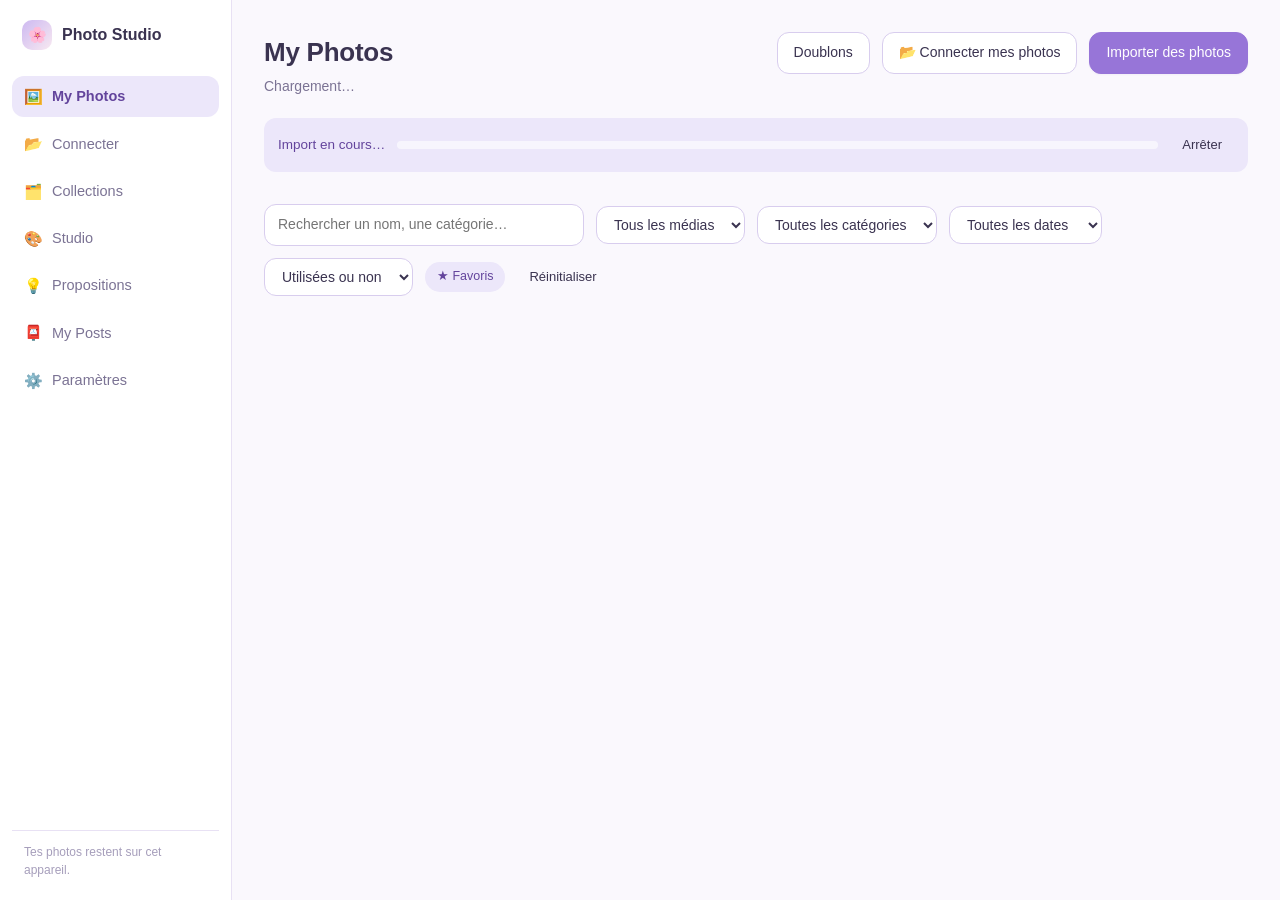
<file: index.html>
<!DOCTYPE html>
<html lang="fr">
<head>
  <meta charset="UTF-8">
  <meta name="viewport" content="width=device-width, initial-scale=1">
  <meta name="theme-color" content="#9775d8">
  <title>My Photos — Photo Studio</title>
  <link rel="stylesheet" href="style.css">
</head>
<body>
  <div class="app">
    <nav class="nav" aria-label="Navigation principale"></nav>

    <main class="contenu">
      <div class="page-entete">
        <div>
          <h1>My Photos</h1>
          <p id="resume">Chargement…</p>
        </div>
        <div class="barre-actions">
          <button class="btn" id="btn-doublons">Doublons</button>
          <a class="btn" href="connecter.html">📂 Connecter mes photos</a>
          <button class="btn btn-primaire" id="btn-importer">Importer des photos</button>
          <input type="file" id="fichiers" accept="image/*,video/*" multiple hidden>
        </div>
      </div>

      <div id="progression" class="progression" hidden>
        <span id="progression-texte">Import en cours…</span>
        <div class="jauge"><div class="jauge-barre" id="progression-barre" style="width:0%"></div></div>
        <button class="btn btn-petit btn-fantome" id="btn-stop-import">Arrêter</button>
      </div>

      <div class="filtres">
        <input type="search" class="champ champ-recherche" id="recherche"
               placeholder="Rechercher un nom, une catégorie…" aria-label="Rechercher">

        <select class="champ" id="filtre-type" style="width:auto" aria-label="Type de média">
          <option value="">Tous les médias</option>
          <option value="image">Photos</option>
          <option value="video">Vidéos</option>
        </select>

        <select class="champ" id="filtre-categorie" style="width:auto" aria-label="Catégorie">
          <option value="">Toutes les catégories</option>
        </select>

        <select class="champ" id="filtre-periode" style="width:auto" aria-label="Période">
          <option value="">Toutes les dates</option>
          <option value="7">7 derniers jours</option>
          <option value="30">30 derniers jours</option>
          <option value="365">Cette année</option>
        </select>

        <select class="champ" id="filtre-usage" style="width:auto" aria-label="Statut d'utilisation">
          <option value="">Utilisées ou non</option>
          <option value="jamais">Jamais publiées</option>
          <option value="deja">Déjà publiées</option>
        </select>

        <button class="puce" id="filtre-favoris">★ Favoris</button>
        <button class="btn btn-petit btn-fantome" id="btn-reinit" hidden>Réinitialiser</button>
      </div>

      <div id="grille" class="grille"></div>
      <div id="vide" class="vide" hidden></div>
    </main>
  </div>

  <div class="barre-selection" id="barre-selection">
    <span class="barre-selection-compte" id="compte-selection">0 sélectionnée</span>
    <button class="btn btn-petit" id="sel-favori">★ Favori</button>
    <button class="btn btn-petit" id="sel-categorie">Catégoriser</button>
    <button class="btn btn-petit" id="sel-collection">Collection</button>
    <button class="btn btn-petit btn-primaire" id="sel-studio">Ouvrir dans le studio</button>
    <button class="btn btn-petit btn-danger" id="sel-supprimer">Supprimer</button>
    <button class="btn btn-petit btn-fantome" id="sel-annuler">Annuler</button>
  </div>

  <script src="db.js"></script>
  <script src="storage.js"></script>
  <script src="media.js"></script>
  <script src="ui.js"></script>
  <script src="photos.js"></script>
</body>
</html>
</file>
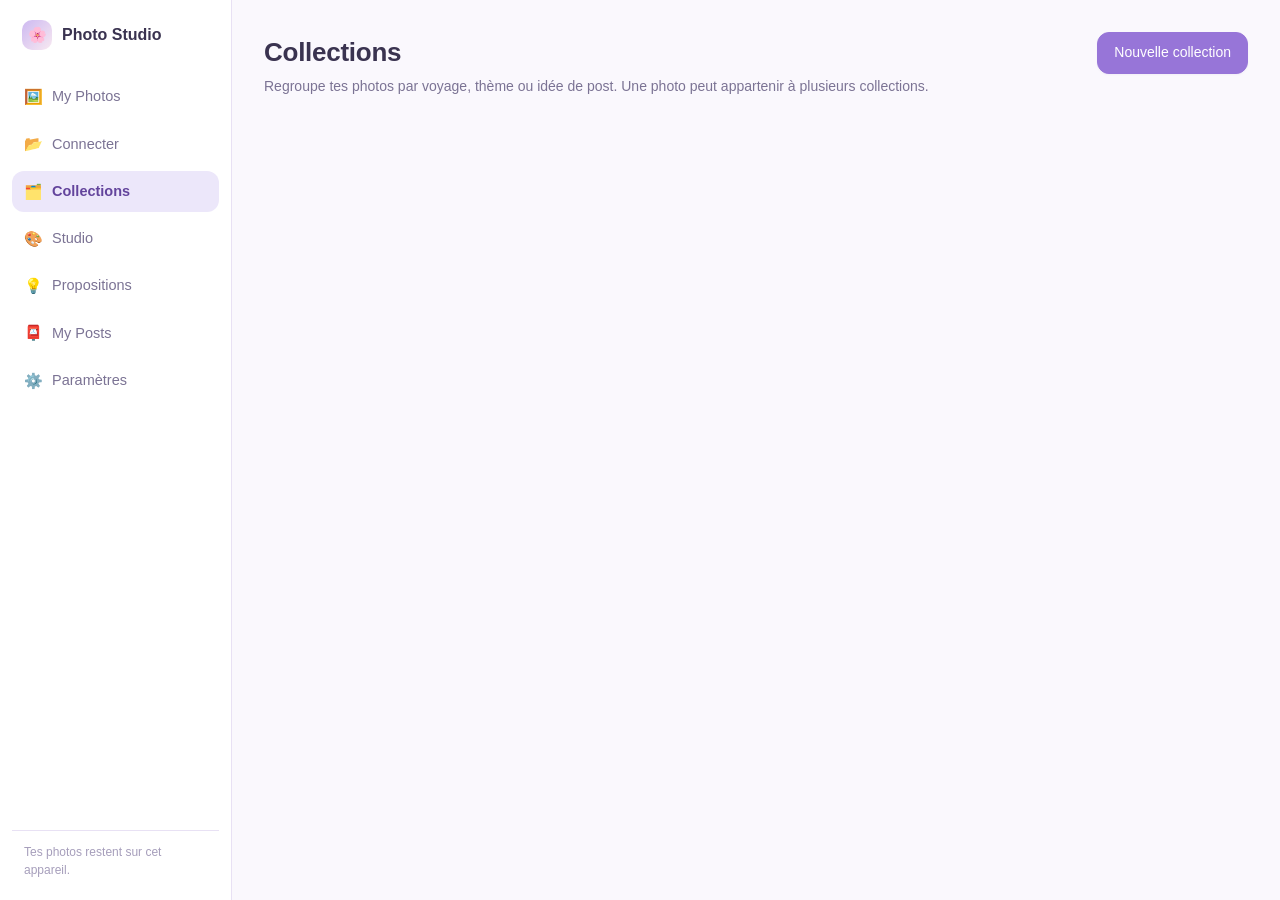
<file: collections.html>
<!DOCTYPE html>
<html lang="fr">
<head>
  <meta charset="UTF-8">
  <meta name="viewport" content="width=device-width, initial-scale=1">
  <meta name="theme-color" content="#9775d8">
  <title>Collections — Photo Studio</title>
  <link rel="stylesheet" href="style.css">
</head>
<body>
  <div class="app">
    <nav class="nav" aria-label="Navigation principale"></nav>

    <main class="contenu">
      <div class="page-entete">
        <div>
          <h1>Collections</h1>
          <p>Regroupe tes photos par voyage, thème ou idée de post. Une photo peut appartenir à plusieurs collections.</p>
        </div>
        <div class="barre-actions">
          <button class="btn btn-primaire" id="btn-nouvelle">Nouvelle collection</button>
        </div>
      </div>

      <!-- Liste des collections -->
      <section id="vue-liste">
        <div id="cartes" class="cartes"></div>
        <div id="vide" class="vide" hidden>
          <span class="vide-emoji">🗂️</span>
          <h3>Aucune collection</h3>
          <p>Crée une collection pour rassembler les photos d'un voyage,
             d'une ambiance ou d'un post à venir.</p>
          <button class="btn btn-primaire" onclick="document.getElementById('btn-nouvelle').click()">
            Créer ma première collection
          </button>
        </div>
      </section>

      <!-- Détail d'une collection -->
      <section id="vue-detail" hidden>
        <div class="page-entete">
          <div>
            <button class="btn btn-petit btn-fantome" id="btn-retour">← Toutes les collections</button>
            <h2 id="detail-titre" style="margin-top:8px"></h2>
            <p class="doux" id="detail-meta"></p>
          </div>
          <div class="barre-actions">
            <button class="btn btn-petit" id="btn-renommer">Renommer</button>
            <button class="btn btn-petit" id="btn-ajouter-photos">Ajouter des photos</button>
            <button class="btn btn-petit btn-primaire" id="btn-vers-studio">Envoyer au studio</button>
            <button class="btn btn-petit btn-danger" id="btn-supprimer-col">Supprimer</button>
          </div>
        </div>
        <div id="detail-grille" class="grille"></div>
        <div id="detail-vide" class="vide" hidden>
          <span class="vide-emoji">📭</span>
          <h3>Cette collection est vide</h3>
          <p>Ajoute des photos depuis la photothèque ou avec le bouton ci-dessus.</p>
        </div>
      </section>
    </main>
  </div>

  <script src="db.js"></script>
  <script src="storage.js"></script>
  <script src="media.js"></script>
  <script src="ui.js"></script>
  <script src="collections.js"></script>
</body>
</html>
</file>
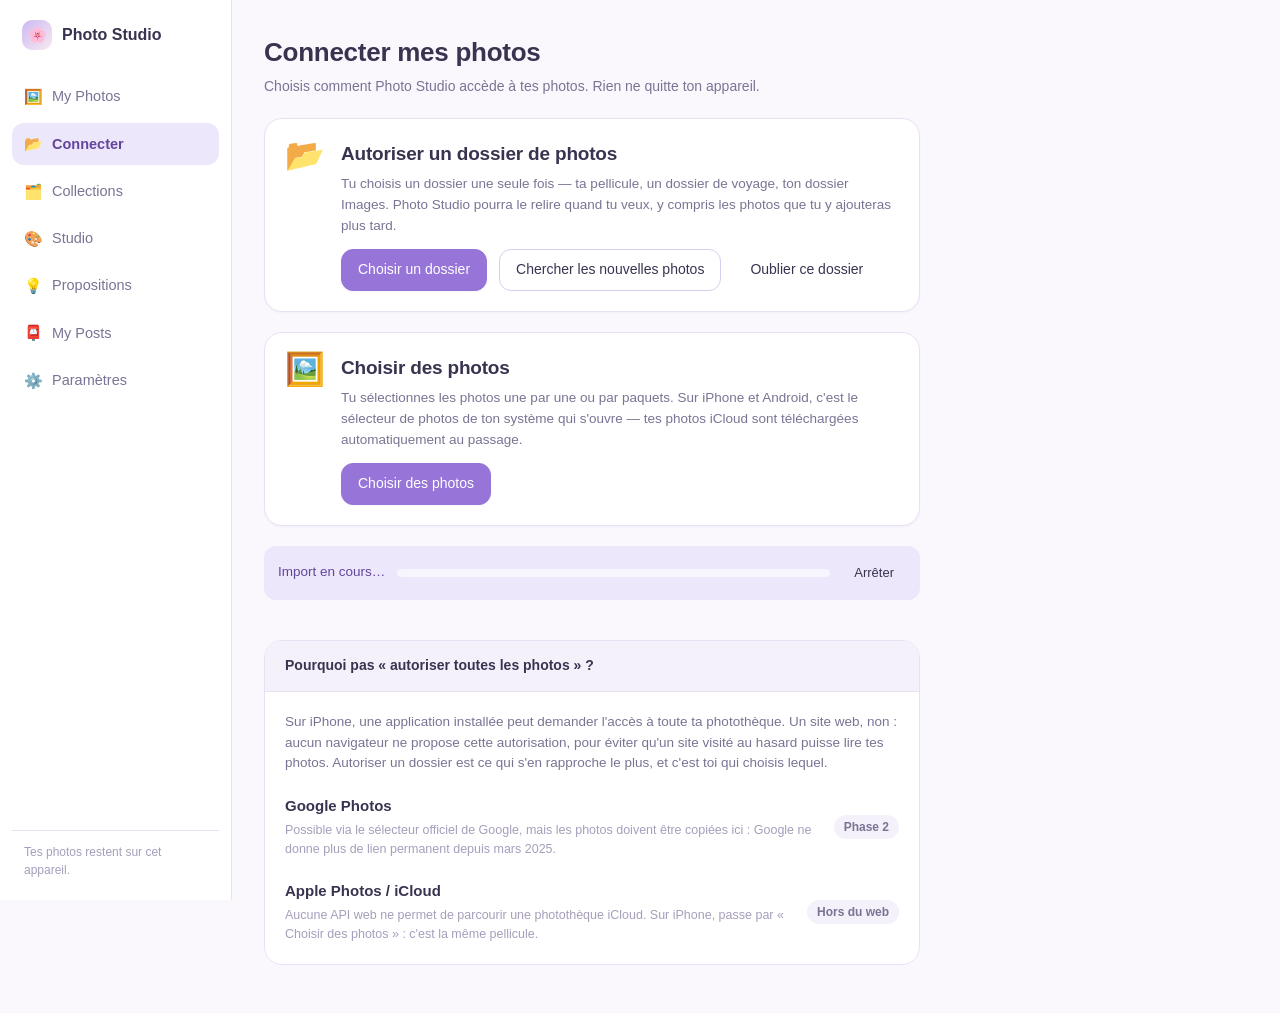
<file: connecter.html>
<!DOCTYPE html>
<html lang="fr">
<head>
  <meta charset="UTF-8">
  <meta name="viewport" content="width=device-width, initial-scale=1">
  <meta name="theme-color" content="#9775d8">
  <title>Connecter mes photos — Photo Studio</title>
  <link rel="stylesheet" href="style.css">
</head>
<body>
  <div class="app">
    <nav class="nav" aria-label="Navigation principale"></nav>

    <main class="contenu" style="max-width:720px">
      <div class="page-entete">
        <div>
          <h1>Connecter mes photos</h1>
          <p>Choisis comment Photo Studio accède à tes photos. Rien ne quitte ton appareil.</p>
        </div>
      </div>

      <div class="pile">

        <!-- Autoriser un dossier -->
        <section class="carte" id="carte-dossier">
          <div class="rangee" style="align-items:flex-start;gap:16px;flex-wrap:nowrap">
            <span style="font-size:32px;line-height:1">📂</span>
            <div style="flex:1;min-width:0">
              <h2>Autoriser un dossier de photos</h2>
              <p class="doux" style="margin-top:6px">
                Tu choisis un dossier une seule fois — ta pellicule, un dossier de voyage,
                ton dossier Images. Photo Studio pourra le relire quand tu veux, y compris
                les photos que tu y ajouteras plus tard.
              </p>
              <div id="dossier-etat" class="encart info" hidden style="margin:12px 0"></div>
              <div class="rangee" style="margin-top:12px">
                <button class="btn btn-primaire" id="btn-dossier">Choisir un dossier</button>
                <button class="btn" id="btn-resync" hidden>Chercher les nouvelles photos</button>
                <button class="btn btn-fantome" id="btn-oublier" hidden>Oublier ce dossier</button>
              </div>
              <p class="pale" id="dossier-indispo" hidden style="margin-top:12px"></p>
            </div>
          </div>
        </section>

        <!-- Choisir des photos -->
        <section class="carte">
          <div class="rangee" style="align-items:flex-start;gap:16px;flex-wrap:nowrap">
            <span style="font-size:32px;line-height:1">🖼️</span>
            <div style="flex:1;min-width:0">
              <h2>Choisir des photos</h2>
              <p class="doux" style="margin-top:6px">
                Tu sélectionnes les photos une par une ou par paquets.
                Sur iPhone et Android, c'est le sélecteur de photos de ton système qui s'ouvre —
                tes photos iCloud sont téléchargées automatiquement au passage.
              </p>
              <div class="rangee" style="margin-top:12px">
                <button class="btn btn-primaire" id="btn-choisir">Choisir des photos</button>
                <input type="file" id="fichiers" accept="image/*,video/*" multiple hidden>
              </div>
            </div>
          </div>
        </section>

        <!-- Progression -->
        <div id="progression" class="progression" hidden>
          <span id="progression-texte">Import en cours…</span>
          <div class="jauge"><div class="jauge-barre" id="progression-barre" style="width:0%"></div></div>
          <button class="btn btn-petit btn-fantome" id="btn-stop">Arrêter</button>
        </div>

        <!-- Ce qui n'est pas possible, et pourquoi -->
        <section class="panneau">
          <div class="panneau-entete">Pourquoi pas « autoriser toutes les photos » ?</div>
          <div class="panneau-corps pile">
            <p class="doux" style="margin:0">
              Sur iPhone, une application installée peut demander l'accès à toute ta photothèque.
              Un site web, non : aucun navigateur ne propose cette autorisation, pour éviter
              qu'un site visité au hasard puisse lire tes photos. Autoriser un dossier est
              ce qui s'en rapproche le plus, et c'est toi qui choisis lequel.
            </p>

            <div class="rangee" style="justify-content:space-between;gap:12px">
              <div style="flex:1;min-width:0">
                <strong>Google Photos</strong>
                <p class="pale" style="margin:3px 0 0">
                  Possible via le sélecteur officiel de Google, mais les photos doivent être
                  copiées ici : Google ne donne plus de lien permanent depuis mars 2025.
                </p>
              </div>
              <span class="badge badge-a-preparer">Phase 2</span>
            </div>

            <div class="rangee" style="justify-content:space-between;gap:12px">
              <div style="flex:1;min-width:0">
                <strong>Apple Photos / iCloud</strong>
                <p class="pale" style="margin:3px 0 0">
                  Aucune API web ne permet de parcourir une photothèque iCloud.
                  Sur iPhone, passe par « Choisir des photos » : c'est la même pellicule.
                </p>
              </div>
              <span class="badge badge-a-preparer">Hors du web</span>
            </div>
          </div>
        </section>

      </div>
    </main>
  </div>

  <script src="db.js"></script>
  <script src="storage.js"></script>
  <script src="media.js"></script>
  <script src="ui.js"></script>
  <script src="connecter.js"></script>
</body>
</html>
</file>
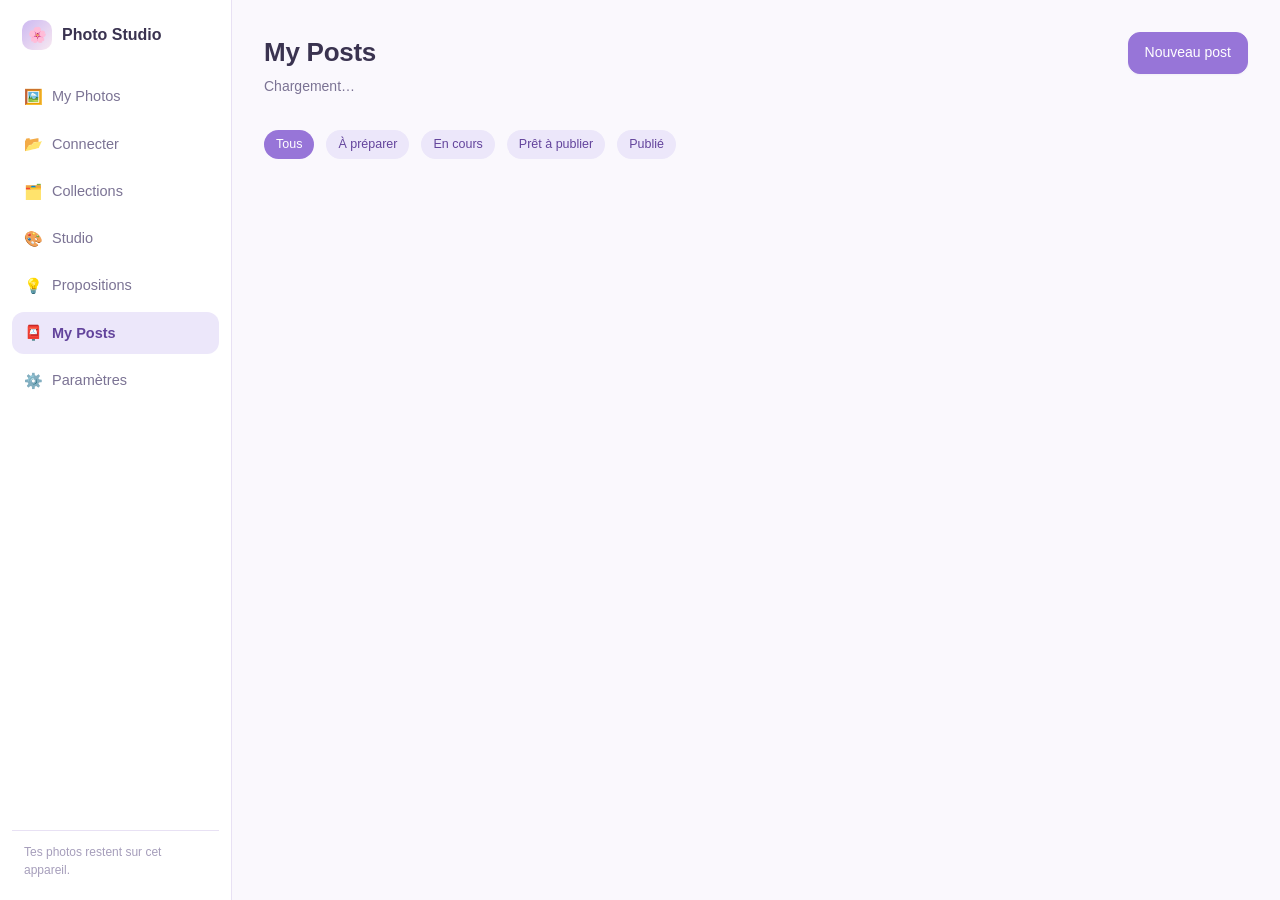
<file: posts.html>
<!DOCTYPE html>
<html lang="fr">
<head>
  <meta charset="UTF-8">
  <meta name="viewport" content="width=device-width, initial-scale=1">
  <meta name="theme-color" content="#9775d8">
  <title>My Posts — Photo Studio</title>
  <link rel="stylesheet" href="style.css">
</head>
<body>
  <div class="app">
    <nav class="nav" aria-label="Navigation principale"></nav>

    <main class="contenu">
      <div class="page-entete">
        <div>
          <h1>My Posts</h1>
          <p id="resume">Chargement…</p>
        </div>
        <div class="barre-actions">
          <button class="btn btn-primaire" id="btn-nouveau">Nouveau post</button>
        </div>
      </div>

      <div class="filtres">
        <button class="puce actif" data-statut="">Tous</button>
        <button class="puce" data-statut="to-prepare">À préparer</button>
        <button class="puce" data-statut="in-progress">En cours</button>
        <button class="puce" data-statut="ready">Prêt à publier</button>
        <button class="puce" data-statut="published">Publié</button>
      </div>

      <div id="cartes" class="cartes"></div>

      <div id="vide" class="vide" hidden>
        <span class="vide-emoji">📮</span>
        <h3>Aucun post pour l'instant</h3>
        <p>Crée un post depuis le studio, depuis une collection,
           ou à partir d'une proposition.</p>
        <button class="btn btn-primaire" onclick="document.getElementById('btn-nouveau').click()">
          Créer mon premier post
        </button>
      </div>
    </main>
  </div>

  <script src="db.js"></script>
  <script src="storage.js"></script>
  <script src="media.js"></script>
  <script src="ui.js"></script>
  <script src="posts.js"></script>
</body>
</html>
</file>
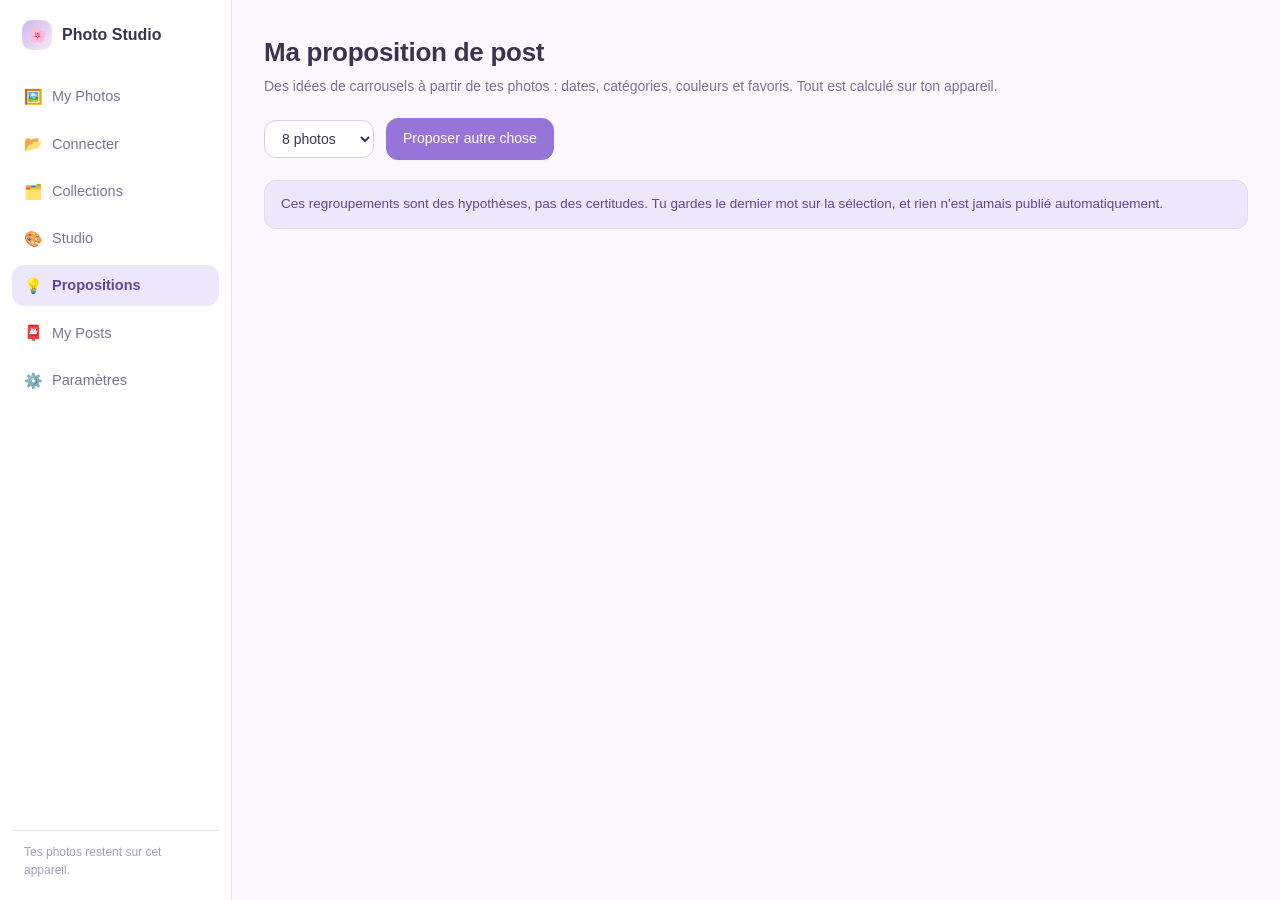
<file: propositions.html>
<!DOCTYPE html>
<html lang="fr">
<head>
  <meta charset="UTF-8">
  <meta name="viewport" content="width=device-width, initial-scale=1">
  <meta name="theme-color" content="#9775d8">
  <title>Propositions — Photo Studio</title>
  <link rel="stylesheet" href="style.css">
</head>
<body>
  <div class="app">
    <nav class="nav" aria-label="Navigation principale"></nav>

    <main class="contenu">
      <div class="page-entete">
        <div>
          <h1>Ma proposition de post</h1>
          <p>Des idées de carrousels à partir de tes photos : dates, catégories,
             couleurs et favoris. Tout est calculé sur ton appareil.</p>
        </div>
        <div class="barre-actions">
          <select class="champ" id="nombre-photos" style="width:auto" aria-label="Nombre de photos">
            <option value="5">5 photos</option>
            <option value="8" selected>8 photos</option>
            <option value="10">10 photos</option>
            <option value="12">12 photos</option>
          </select>
          <button class="btn btn-primaire" id="btn-regenerer">Proposer autre chose</button>
        </div>
      </div>

      <div class="encart info" style="margin-bottom:20px">
        Ces regroupements sont des hypothèses, pas des certitudes.
        Tu gardes le dernier mot sur la sélection, et rien n'est jamais publié automatiquement.
      </div>

      <div id="propositions" class="pile"></div>

      <div id="vide" class="vide" hidden>
        <span class="vide-emoji">💡</span>
        <h3>Pas encore assez de photos</h3>
        <p>Importe au moins quelques photos pour que des idées de carrousels
           puissent émerger.</p>
        <a class="btn btn-primaire" href="index.html">Aller à la photothèque</a>
      </div>
    </main>
  </div>

  <script src="db.js"></script>
  <script src="storage.js"></script>
  <script src="media.js"></script>
  <script src="ui.js"></script>
  <script src="propositions.js"></script>
</body>
</html>
</file>
<file: style.css>
/* =========================================================
   Photo Studio — feuille de style unique
   Palette violet pastel
   ========================================================= */

:root {
  /* Violets */
  --violet-50:  #f8f5fe;
  --violet-100: #f0eafc;
  --violet-200: #e2d7f8;
  --violet-300: #cdb9f1;
  --violet-400: #b095e6;
  --violet-500: #9775d8;
  --violet-600: #7f5ac4;
  --violet-700: #63449c;

  /* Couleurs d'accompagnement, pastel aussi */
  --lavande:    #ece7fa;
  --rose:       #f8e9f1;
  --sauge:      #e4efe5;
  --creme:      #fdfbf8;
  --miel:       #fbf0dd;

  /* Neutres */
  --fond:       #faf8fd;
  --surface:    #ffffff;
  --surface-2:  #f5f1fb;
  --bordure:    #e8e1f4;
  --bordure-2:  #d8cdee;

  /* Texte */
  --texte:      #3a3350;
  --texte-doux: #7b7394;
  --texte-pale: #a69ebb;

  /* Statuts */
  --succes:     #7bab84;
  --succes-bg:  #e4efe5;
  --alerte:     #d99a4e;
  --alerte-bg:  #fbf0dd;
  --danger:     #cc7b86;
  --danger-bg:  #f8e9ec;

  /* Formes */
  --r-sm: 8px;
  --r-md: 12px;
  --r-lg: 18px;
  --r-xl: 26px;

  /* Ombres très douces */
  --ombre-1: 0 1px 2px rgba(99, 68, 156, .05);
  --ombre-2: 0 4px 16px rgba(99, 68, 156, .08);
  --ombre-3: 0 12px 32px rgba(99, 68, 156, .12);

  /* Rythme */
  --gap-1: 6px;
  --gap-2: 12px;
  --gap-3: 20px;
  --gap-4: 32px;
  --gap-5: 48px;

  --transition: 180ms cubic-bezier(.33, .9, .36, 1);
}

/* ---------- Base ---------- */

*,
*::before,
*::after { box-sizing: border-box; }

html, body { height: 100%; }

body {
  margin: 0;
  background: var(--fond);
  color: var(--texte);
  font-family: "Segoe UI", -apple-system, BlinkMacSystemFont, "Helvetica Neue", Arial, sans-serif;
  font-size: 15px;
  line-height: 1.55;
  -webkit-font-smoothing: antialiased;
}

h1, h2, h3 {
  margin: 0;
  font-weight: 600;
  letter-spacing: -0.01em;
  color: var(--texte);
}

h1 { font-size: 26px; }
h2 { font-size: 19px; }
h3 { font-size: 16px; }

p { margin: 0 0 var(--gap-2); }

a { color: var(--violet-600); text-decoration: none; }
a:hover { text-decoration: underline; }

button, input, select, textarea { font: inherit; color: inherit; }

::selection { background: var(--violet-200); }

:focus-visible {
  outline: 2px solid var(--violet-500);
  outline-offset: 2px;
  border-radius: 4px;
}

/* ---------- Mise en page ---------- */

.app {
  display: flex;
  min-height: 100vh;
}

.contenu {
  flex: 1;
  min-width: 0;
  padding: var(--gap-4) var(--gap-4) var(--gap-5);
}

.page-entete {
  display: flex;
  align-items: flex-start;
  justify-content: space-between;
  gap: var(--gap-3);
  flex-wrap: wrap;
  margin-bottom: var(--gap-3);
}

.page-entete p {
  margin: 4px 0 0;
  color: var(--texte-doux);
  font-size: 14px;
}

.barre-actions {
  display: flex;
  gap: var(--gap-2);
  align-items: center;
  flex-wrap: wrap;
}

/* ---------- Navigation latérale ---------- */

.nav {
  width: 232px;
  flex-shrink: 0;
  background: var(--surface);
  border-right: 1px solid var(--bordure);
  padding: var(--gap-3) var(--gap-2);
  display: flex;
  flex-direction: column;
  gap: var(--gap-1);
  position: sticky;
  top: 0;
  height: 100vh;
  overflow-y: auto;
}

.nav-marque {
  display: flex;
  align-items: center;
  gap: 10px;
  padding: 0 10px var(--gap-3);
  font-weight: 600;
  font-size: 16px;
}

.nav-pastille {
  width: 30px;
  height: 30px;
  border-radius: 10px;
  background: linear-gradient(135deg, var(--violet-300), var(--rose));
  display: grid;
  place-items: center;
  font-size: 15px;
}

.nav a {
  display: flex;
  align-items: center;
  gap: 10px;
  padding: 9px 12px;
  border-radius: var(--r-md);
  color: var(--texte-doux);
  font-size: 14.5px;
  text-decoration: none;
  transition: background var(--transition), color var(--transition);
}

.nav a:hover {
  background: var(--violet-50);
  color: var(--texte);
  text-decoration: none;
}

.nav a.actif {
  background: var(--lavande);
  color: var(--violet-700);
  font-weight: 600;
}

.nav-icone { width: 18px; text-align: center; font-size: 15px; }

.nav-pied {
  margin-top: auto;
  padding: var(--gap-2) 12px 0;
  font-size: 12px;
  color: var(--texte-pale);
  border-top: 1px solid var(--bordure);
}

/* ---------- Boutons ---------- */

.btn {
  display: inline-flex;
  align-items: center;
  justify-content: center;
  gap: 8px;
  padding: 9px 16px;
  border-radius: var(--r-md);
  border: 1px solid var(--bordure-2);
  background: var(--surface);
  color: var(--texte);
  font-size: 14px;
  font-weight: 500;
  cursor: pointer;
  transition: background var(--transition), border-color var(--transition),
              transform var(--transition), box-shadow var(--transition);
}

.btn:hover { background: var(--violet-50); border-color: var(--violet-300); }
.btn:active { transform: translateY(1px); }

.btn:disabled {
  opacity: .5;
  cursor: not-allowed;
  transform: none;
}

.btn-primaire {
  background: var(--violet-500);
  border-color: var(--violet-500);
  color: #fff;
  box-shadow: var(--ombre-1);
}

.btn-primaire:hover {
  background: var(--violet-600);
  border-color: var(--violet-600);
}

.btn-doux { background: var(--lavande); border-color: transparent; color: var(--violet-700); }
.btn-doux:hover { background: var(--violet-200); border-color: transparent; }

.btn-danger { color: var(--danger); border-color: var(--danger-bg); background: var(--danger-bg); }
.btn-danger:hover { background: #f3dade; border-color: #edc9cf; }

.btn-fantome { border-color: transparent; background: transparent; }
.btn-fantome:hover { background: var(--violet-50); }

.btn-petit { padding: 6px 11px; font-size: 13px; border-radius: var(--r-sm); }
.btn-icone { padding: 8px; width: 34px; height: 34px; }

/* ---------- Champs ---------- */

.champ {
  width: 100%;
  padding: 9px 13px;
  border-radius: var(--r-md);
  border: 1px solid var(--bordure-2);
  background: var(--surface);
  font-size: 14px;
  transition: border-color var(--transition), box-shadow var(--transition);
}

.champ:focus {
  outline: none;
  border-color: var(--violet-400);
  box-shadow: 0 0 0 3px var(--violet-100);
}

.champ-recherche { max-width: 320px; }

select.champ { cursor: pointer; }

label.etiquette {
  display: block;
  font-size: 13px;
  font-weight: 600;
  color: var(--texte-doux);
  margin-bottom: 5px;
}

/* ---------- Cartes et panneaux ---------- */

.carte {
  background: var(--surface);
  border: 1px solid var(--bordure);
  border-radius: var(--r-lg);
  padding: var(--gap-3);
  box-shadow: var(--ombre-1);
}

.panneau {
  background: var(--surface);
  border: 1px solid var(--bordure);
  border-radius: var(--r-lg);
  overflow: hidden;
}

.panneau-entete {
  padding: 14px var(--gap-3);
  border-bottom: 1px solid var(--bordure);
  background: var(--surface-2);
  font-weight: 600;
  font-size: 14px;
}

.panneau-corps { padding: var(--gap-3); }

/* ---------- Puces et badges ---------- */

.puce {
  display: inline-flex;
  align-items: center;
  gap: 6px;
  padding: 4px 11px;
  border-radius: 999px;
  background: var(--lavande);
  color: var(--violet-700);
  font-size: 12.5px;
  font-weight: 500;
  border: 1px solid transparent;
  cursor: pointer;
  transition: background var(--transition), border-color var(--transition);
}

.puce:hover { background: var(--violet-200); }
.puce.actif { background: var(--violet-500); color: #fff; }

/* Catégorie proposée par l'IA : contour pointillé tant qu'elle n'est pas confirmée */
.puce.ia {
  background: var(--surface);
  border: 1px dashed var(--violet-400);
  color: var(--violet-600);
}

.puce-fermer {
  background: none;
  border: none;
  cursor: pointer;
  padding: 0 0 0 2px;
  font-size: 14px;
  line-height: 1;
  color: inherit;
  opacity: .6;
}

.puce-fermer:hover { opacity: 1; }

.badge {
  display: inline-block;
  padding: 3px 10px;
  border-radius: 999px;
  font-size: 12px;
  font-weight: 600;
}

.badge-a-preparer   { background: var(--surface-2); color: var(--texte-doux); }
.badge-en-cours     { background: var(--lavande);   color: var(--violet-700); }
.badge-pret         { background: var(--miel);      color: #96702c; }
.badge-publie       { background: var(--succes-bg); color: #4e7a57; }

/* ---------- Filtres ---------- */

.filtres {
  display: flex;
  gap: var(--gap-2);
  align-items: center;
  flex-wrap: wrap;
  padding: var(--gap-2) 0 var(--gap-3);
}

.filtres-actifs {
  display: flex;
  gap: var(--gap-1);
  flex-wrap: wrap;
  margin-bottom: var(--gap-2);
}

/* ---------- Grille de photos ---------- */

.grille {
  display: grid;
  grid-template-columns: repeat(auto-fill, minmax(148px, 1fr));
  gap: var(--gap-2);
}

.vignette {
  position: relative;
  aspect-ratio: 1;
  border-radius: var(--r-md);
  overflow: hidden;
  background: var(--surface-2);
  cursor: pointer;
  border: 2px solid transparent;
  transition: transform var(--transition), box-shadow var(--transition),
              border-color var(--transition);
}

.vignette:hover { transform: translateY(-2px); box-shadow: var(--ombre-2); }

.vignette.selection {
  border-color: var(--violet-500);
  box-shadow: 0 0 0 3px var(--violet-100);
}

.vignette img {
  width: 100%;
  height: 100%;
  object-fit: cover;
  display: block;
  opacity: 0;
  transition: opacity 260ms ease;
}

.vignette img.chargee { opacity: 1; }

.vignette-coche {
  position: absolute;
  top: 7px;
  left: 7px;
  width: 21px;
  height: 21px;
  border-radius: 50%;
  background: rgba(255, 255, 255, .88);
  border: 1px solid var(--bordure-2);
  display: grid;
  place-items: center;
  font-size: 12px;
  color: transparent;
}

.vignette.selection .vignette-coche {
  background: var(--violet-500);
  border-color: var(--violet-500);
  color: #fff;
}

.vignette-favori {
  position: absolute;
  top: 7px;
  right: 7px;
  font-size: 14px;
  background: rgba(255, 255, 255, .88);
  border: none;
  border-radius: 50%;
  width: 24px;
  height: 24px;
  cursor: pointer;
  display: grid;
  place-items: center;
  opacity: 0;
  transition: opacity var(--transition);
}

.vignette:hover .vignette-favori,
.vignette-favori.actif { opacity: 1; }

.vignette-marque {
  position: absolute;
  bottom: 6px;
  left: 6px;
  display: flex;
  gap: 4px;
}

.vignette-etiq {
  background: rgba(58, 51, 80, .72);
  color: #fff;
  font-size: 10.5px;
  padding: 2px 7px;
  border-radius: 999px;
  backdrop-filter: blur(3px);
}

/* ---------- Barre de sélection ---------- */

.barre-selection {
  position: fixed;
  left: 50%;
  bottom: 24px;
  transform: translateX(-50%) translateY(140%);
  display: flex;
  align-items: center;
  gap: var(--gap-2);
  padding: 10px 14px;
  background: var(--surface);
  border: 1px solid var(--bordure-2);
  border-radius: var(--r-xl);
  box-shadow: var(--ombre-3);
  z-index: 40;
  transition: transform var(--transition);
  max-width: calc(100vw - 32px);
  flex-wrap: wrap;
  justify-content: center;
}

.barre-selection.visible { transform: translateX(-50%) translateY(0); }

.barre-selection-compte {
  font-weight: 600;
  font-size: 14px;
  padding-right: 4px;
  white-space: nowrap;
}

/* ---------- États vides ---------- */

.vide {
  text-align: center;
  padding: var(--gap-5) var(--gap-3);
  color: var(--texte-doux);
}

.vide-emoji { font-size: 38px; display: block; margin-bottom: var(--gap-2); }
.vide h3 { margin-bottom: 6px; }
.vide p { max-width: 380px; margin-inline: auto; font-size: 14px; }
.vide .btn { margin-top: var(--gap-3); }

/* ---------- Jauges et progression ---------- */

.jauge {
  height: 8px;
  border-radius: 999px;
  background: var(--surface-2);
  overflow: hidden;
}

.jauge-barre {
  height: 100%;
  background: linear-gradient(90deg, var(--violet-400), var(--violet-300));
  border-radius: 999px;
  transition: width 320ms ease;
}

.jauge-barre.alerte { background: linear-gradient(90deg, var(--alerte), #e8bc7a); }
.jauge-barre.danger { background: linear-gradient(90deg, var(--danger), #e2a3ab); }

.progression {
  display: flex;
  align-items: center;
  gap: var(--gap-2);
  padding: 10px 14px;
  background: var(--lavande);
  border-radius: var(--r-md);
  font-size: 13.5px;
  color: var(--violet-700);
  margin-bottom: var(--gap-3);
}

.progression .jauge { flex: 1; background: rgba(255, 255, 255, .6); }

/* ---------- Dialogues ---------- */

dialog {
  border: none;
  border-radius: var(--r-lg);
  padding: 0;
  max-width: min(560px, calc(100vw - 32px));
  width: 100%;
  box-shadow: var(--ombre-3);
  color: var(--texte);
  background: var(--surface);
}

dialog::backdrop { background: rgba(58, 51, 80, .34); backdrop-filter: blur(2px); }

.dialogue-entete {
  padding: var(--gap-3) var(--gap-3) 0;
  display: flex;
  justify-content: space-between;
  align-items: flex-start;
  gap: var(--gap-2);
}

.dialogue-corps { padding: var(--gap-2) var(--gap-3); }

.dialogue-pied {
  padding: var(--gap-2) var(--gap-3) var(--gap-3);
  display: flex;
  justify-content: flex-end;
  gap: var(--gap-2);
}

/* ---------- Notifications ---------- */

.toasts {
  position: fixed;
  top: 18px;
  right: 18px;
  display: flex;
  flex-direction: column;
  gap: 8px;
  z-index: 90;
}

.toast {
  padding: 11px 16px;
  border-radius: var(--r-md);
  background: var(--surface);
  border: 1px solid var(--bordure-2);
  box-shadow: var(--ombre-2);
  font-size: 14px;
  animation: toast-entre 240ms cubic-bezier(.33, .9, .36, 1);
  max-width: 320px;
}

.toast.succes { border-left: 3px solid var(--succes); }
.toast.erreur { border-left: 3px solid var(--danger); }

@keyframes toast-entre {
  from { opacity: 0; transform: translateX(16px); }
  to   { opacity: 1; transform: none; }
}

/* ---------- Listes de cartes (collections, posts, propositions) ---------- */

.cartes {
  display: grid;
  grid-template-columns: repeat(auto-fill, minmax(258px, 1fr));
  gap: var(--gap-3);
}

.carte-visuelle {
  background: var(--surface);
  border: 1px solid var(--bordure);
  border-radius: var(--r-lg);
  overflow: hidden;
  cursor: pointer;
  transition: transform var(--transition), box-shadow var(--transition);
  display: flex;
  flex-direction: column;
}

.carte-visuelle:hover { transform: translateY(-3px); box-shadow: var(--ombre-2); }

.carte-couverture {
  aspect-ratio: 4 / 3;
  background: linear-gradient(135deg, var(--lavande), var(--rose));
  display: grid;
  place-items: center;
  overflow: hidden;
}

.carte-couverture img { width: 100%; height: 100%; object-fit: cover; }
.carte-couverture span { font-size: 30px; opacity: .55; }

.carte-mosaique {
  display: grid;
  grid-template-columns: 1fr 1fr;
  gap: 2px;
  width: 100%;
  height: 100%;
}

.carte-mosaique img { width: 100%; height: 100%; object-fit: cover; }

.carte-corps { padding: 13px var(--gap-3) var(--gap-3); }
.carte-titre { font-weight: 600; font-size: 15px; margin-bottom: 3px; }
.carte-meta { font-size: 12.5px; color: var(--texte-doux); }

.carte-pied {
  margin-top: auto;
  padding: 0 var(--gap-3) var(--gap-3);
  display: flex;
  gap: var(--gap-1);
  flex-wrap: wrap;
}

/* ---------- Studio ---------- */

.studio {
  display: grid;
  grid-template-columns: 210px 1fr 262px;
  height: 100vh;
  overflow: hidden;
}

.studio-colonne {
  background: var(--surface);
  border-right: 1px solid var(--bordure);
  display: flex;
  flex-direction: column;
  overflow: hidden;
}

.studio-colonne.droite { border-right: none; border-left: 1px solid var(--bordure); }

.studio-colonne-entete {
  padding: 12px 14px;
  border-bottom: 1px solid var(--bordure);
  font-size: 13px;
  font-weight: 600;
  color: var(--texte-doux);
  display: flex;
  justify-content: space-between;
  align-items: center;
  flex-shrink: 0;
}

.studio-colonne-corps { overflow-y: auto; padding: var(--gap-2); flex: 1; }

.studio-centre {
  display: flex;
  flex-direction: column;
  background: var(--surface-2);
  overflow: hidden;
}

.studio-barre {
  display: flex;
  align-items: center;
  gap: var(--gap-2);
  padding: 10px var(--gap-3);
  background: var(--surface);
  border-bottom: 1px solid var(--bordure);
  flex-wrap: wrap;
  flex-shrink: 0;
}

.studio-separateur {
  width: 1px;
  height: 22px;
  background: var(--bordure);
}

.studio-scene {
  flex: 1;
  overflow: auto;
  display: grid;
  place-items: center;
  padding: var(--gap-3);
}

#scene {
  background: #fff;
  box-shadow: var(--ombre-3);
  border-radius: 4px;
}

.studio-etat {
  font-size: 12.5px;
  color: var(--texte-pale);
  margin-left: auto;
  white-space: nowrap;
}

.diapo {
  position: relative;
  border-radius: var(--r-sm);
  border: 2px solid transparent;
  background: var(--surface-2);
  aspect-ratio: 4 / 5;
  cursor: pointer;
  overflow: hidden;
  margin-bottom: var(--gap-2);
  display: grid;
  place-items: center;
  font-size: 13px;
  color: var(--texte-pale);
  transition: border-color var(--transition);
}

.diapo.actif { border-color: var(--violet-500); }
.diapo img { width: 100%; height: 100%; object-fit: cover; }

.diapo-numero {
  position: absolute;
  top: 5px;
  left: 5px;
  background: rgba(58, 51, 80, .7);
  color: #fff;
  font-size: 10.5px;
  padding: 1px 7px;
  border-radius: 999px;
}

.calque {
  display: flex;
  align-items: center;
  gap: 8px;
  padding: 7px 9px;
  border-radius: var(--r-sm);
  font-size: 13px;
  cursor: pointer;
  transition: background var(--transition);
}

.calque:hover { background: var(--violet-50); }
.calque.actif { background: var(--lavande); color: var(--violet-700); font-weight: 500; }
.calque-nom { flex: 1; overflow: hidden; text-overflow: ellipsis; white-space: nowrap; }

.reglage { margin-bottom: var(--gap-3); }
.reglage-ligne { display: flex; gap: var(--gap-2); align-items: center; }
.reglage-ligne .champ { flex: 1; }

input[type="range"] { width: 100%; accent-color: var(--violet-500); }
input[type="color"] {
  width: 38px; height: 32px; padding: 2px;
  border: 1px solid var(--bordure-2); border-radius: var(--r-sm);
  background: var(--surface); cursor: pointer;
}

/* ---------- Tableaux ---------- */

table.tableau {
  width: 100%;
  border-collapse: collapse;
  font-size: 14px;
}

.tableau th {
  text-align: left;
  font-size: 12.5px;
  font-weight: 600;
  color: var(--texte-doux);
  padding: 8px 12px;
  border-bottom: 1px solid var(--bordure);
}

.tableau td { padding: 10px 12px; border-bottom: 1px solid var(--bordure); }
.tableau tr:last-child td { border-bottom: none; }

/* ---------- Divers ---------- */

.sr-only {
  position: absolute; width: 1px; height: 1px;
  padding: 0; margin: -1px; overflow: hidden;
  clip: rect(0, 0, 0, 0); white-space: nowrap; border: 0;
}

.pile { display: flex; flex-direction: column; gap: var(--gap-3); }
.rangee { display: flex; gap: var(--gap-2); align-items: center; flex-wrap: wrap; }
.espace { flex: 1; }
.doux { color: var(--texte-doux); font-size: 13.5px; }
.pale { color: var(--texte-pale); font-size: 12.5px; }

.encart {
  padding: 13px 16px;
  border-radius: var(--r-md);
  background: var(--miel);
  border: 1px solid #f0e0bf;
  font-size: 13.5px;
  color: #8a6724;
}

.encart.info { background: var(--lavande); border-color: var(--violet-200); color: var(--violet-700); }

/* ---------- Mobile ---------- */

@media (max-width: 860px) {
  .app { flex-direction: column; }

  .nav {
    width: 100%;
    height: auto;
    position: sticky;
    top: 0;
    z-index: 30;
    flex-direction: row;
    overflow-x: auto;
    border-right: none;
    border-bottom: 1px solid var(--bordure);
    padding: 10px var(--gap-2);
    gap: 4px;
  }

  .nav-marque, .nav-pied { display: none; }
  .nav a { flex-direction: column; gap: 3px; font-size: 11px; padding: 7px 11px; white-space: nowrap; }
  .nav-icone { font-size: 17px; }

  .contenu { padding: var(--gap-3) var(--gap-2) 110px; }

  .grille { grid-template-columns: repeat(auto-fill, minmax(104px, 1fr)); gap: 7px; }
  .cartes { grid-template-columns: 1fr; }

  h1 { font-size: 22px; }

  .studio { grid-template-columns: 1fr; height: auto; }
  .studio-colonne { border: none; border-bottom: 1px solid var(--bordure); max-height: 190px; }
  .studio-colonne.droite { border-left: none; border-top: 1px solid var(--bordure); }
  .studio-colonne-corps { display: flex; gap: var(--gap-2); overflow-x: auto; }
  .studio-colonne.droite .studio-colonne-corps { flex-direction: column; }
  .diapo { min-width: 72px; margin-bottom: 0; }
  .studio-scene { padding: var(--gap-2); }
}

/* ---------- Accessibilité : mouvement réduit ---------- */

@media (prefers-reduced-motion: reduce) {
  *, *::before, *::after {
    animation-duration: 0.001ms !important;
    animation-iteration-count: 1 !important;
    transition-duration: 0.001ms !important;
    scroll-behavior: auto !important;
  }
  .vignette:hover, .carte-visuelle:hover { transform: none; }
}
</file>
